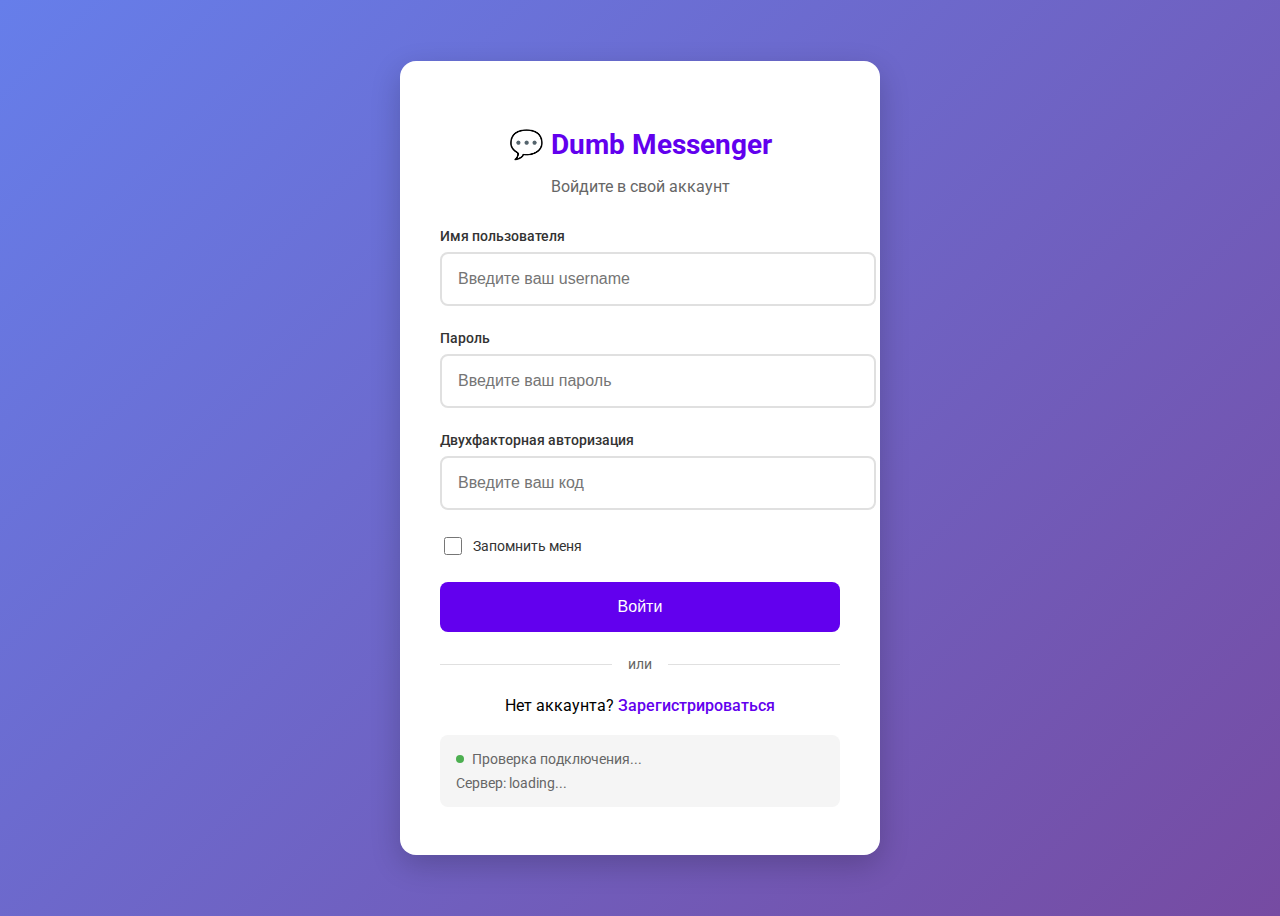
<file: src/index.html>
<!DOCTYPE html>
<html lang="ru">
<head>
  <meta charset="UTF-8">
  <meta name="viewport" content="width=device-width, initial-scale=1.0">
  <title>Dumb Messenger - Вход</title>
  <link href="https://fonts.googleapis.com/icon?family=Material+Icons" rel="stylesheet">
  <link href="https://fonts.googleapis.com/css2?family=Roboto:wght@300;400;500;700&display=swap" rel="stylesheet">
  <link rel="stylesheet" href="styles.css">
</head>
<body>
<div class="login-container">
  <div class="logo">
    <h1>💬 Dumb Messenger</h1>
    <p>Войдите в свой аккаунт</p>
  </div>

  <form id="loginForm">
    <div class="input-group">
      <label class="input-label">Имя пользователя</label>
      <input type="text" class="text-field" id="username" placeholder="Введите ваш username" required>
      <div class="error-message" id="usernameError">Пожалуйста, введите имя пользователя</div>
    </div>

    <div class="input-group">
      <label class="input-label">Пароль</label>
      <input type="password" class="text-field" id="password" placeholder="Введите ваш пароль" required>
      <div class="error-message" id="passwordError">Пожалуйста, введите пароль</div>
    </div>

    <div class="input-group">
      <label class="input-label">Двухфакторная авторизация</label>
      <input type="password" class="text-field" id="twoFactor" placeholder="Введите ваш код" required>
      <div class="error-message" id="twoFactorError">Пожалуйста, введите код двухфакторной аутентификации</div>
    </div>

    <div class="checkbox-group">
      <input type="checkbox" class="checkbox" id="rememberMe">
      <label class="checkbox-label" for="rememberMe">Запомнить меня</label>
    </div>

    <button type="submit" class="login-button" id="loginButton">
      <span>Войти</span>
    </button>
  </form>

  <div class="divider">
    <span>или</span>
  </div>

  <div class="register-link">
    Нет аккаунта? <a href="register.html" id="registerLink">Зарегистрироваться</a>
  </div>

  <div class="server-info">
    <div class="server-status">
      <div class="status-dot" id="statusDot"></div>
      <span id="serverStatus">Проверка подключения...</span>
    </div>
    <div id="serverAddress">Сервер: loading...</div>
  </div>
</div>
<script src="main.js"></script>
</body>
</html>
</file>
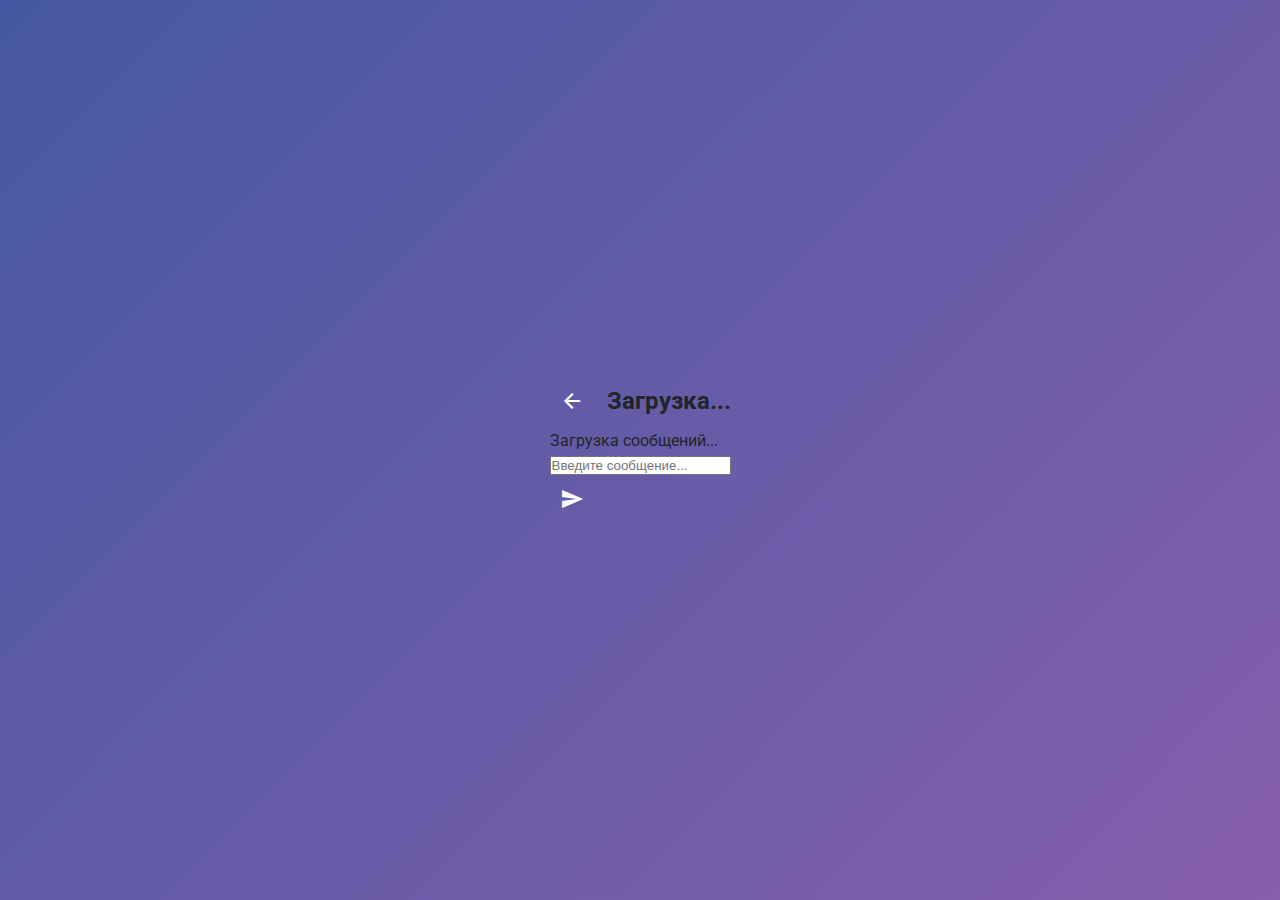
<file: src/chat.html>
<!DOCTYPE html>
<html lang="ru">
<head>
    <meta charset="UTF-8">
    <title>Dumb Messenger - Чат</title>
    <link href="https://fonts.googleapis.com/icon?family=Material+Icons" rel="stylesheet">
    <link href="https://fonts.googleapis.com/css2?family=Roboto:wght@300;400;500;700&display=swap" rel="stylesheet">
    <link rel="stylesheet" href="styles.css">
    <link rel="stylesheet" href="chats.css">
</head>
<body>
<div class="chat-app-container">
    <header class="chat-header">
        <button id="backButton" class="icon-button">
            <span class="material-icons">arrow_back</span>
        </button>
        <h2 id="chatTitle">Загрузка...</h2>
    </header>

    <main class="chat-main">
        <div id="messagesList" class="messages-list">
            <div class="loading">Загрузка сообщений...</div>
        </div>
    </main>

    <footer class="chat-footer">
        <input type="text" id="messageInput" placeholder="Введите сообщение..." class="chat-input">
        <button id="sendButton" class="icon-button">
            <span class="material-icons">send</span>
        </button>
    </footer>
</div>

<script src="chat.js"></script>
</body>
</html>
</file>
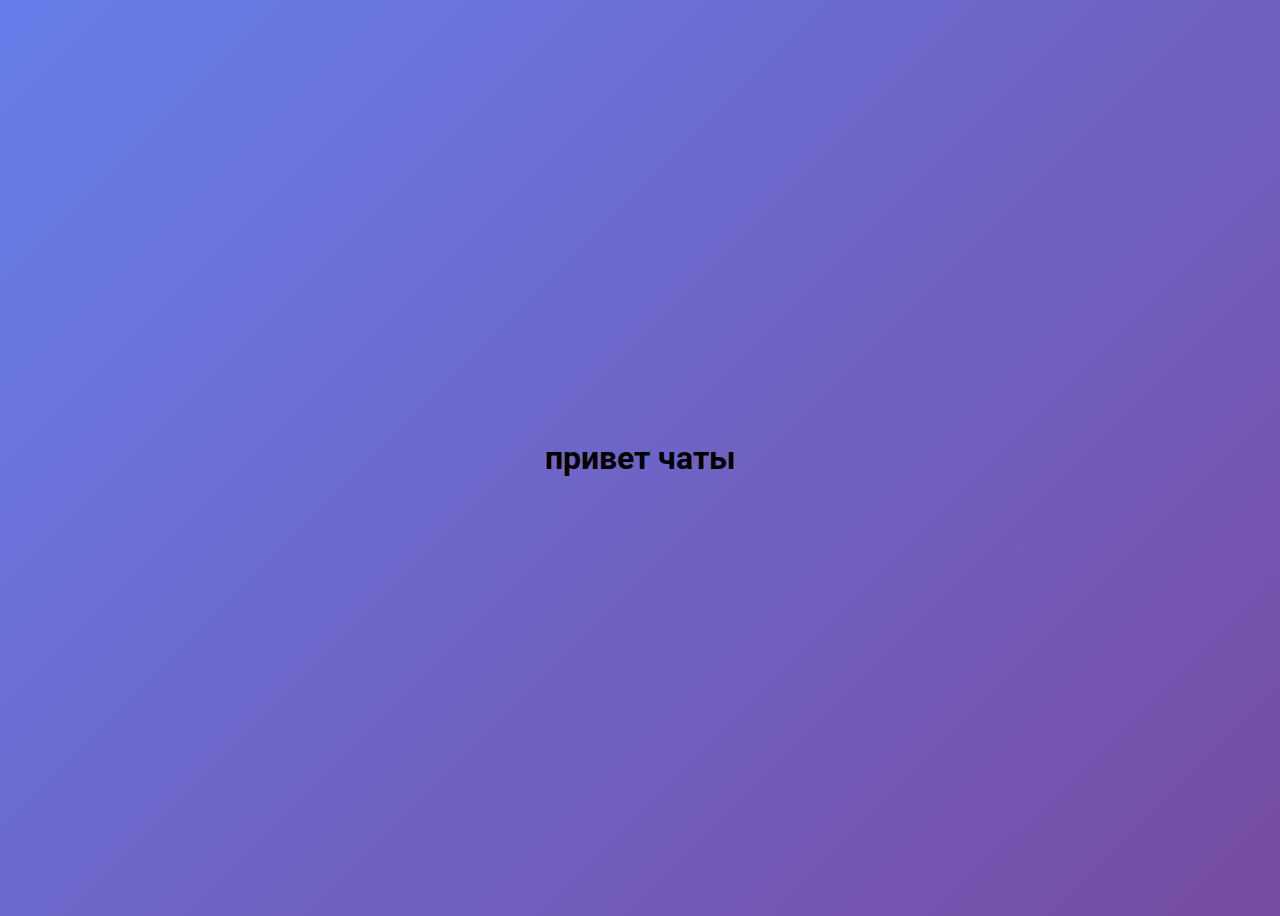
<file: src/chats.html>
<html lang="ru">
<head>
    <meta charset="UTF-8">
    <meta name="viewport" content="width=device-width, initial-scale=1.0">
    <title>Dumb Messenger - Чаты</title>
    <link href="https://fonts.googleapis.com/icon?family=Material+Icons" rel="stylesheet">
    <link href="https://fonts.googleapis.com/css2?family=Roboto:wght@300;400;500;700&display=swap" rel="stylesheet">
    <link rel="stylesheet" href="styles.css">
</head>
<body>
<h1>привет чаты</h1>
</body>
</html>
</file>
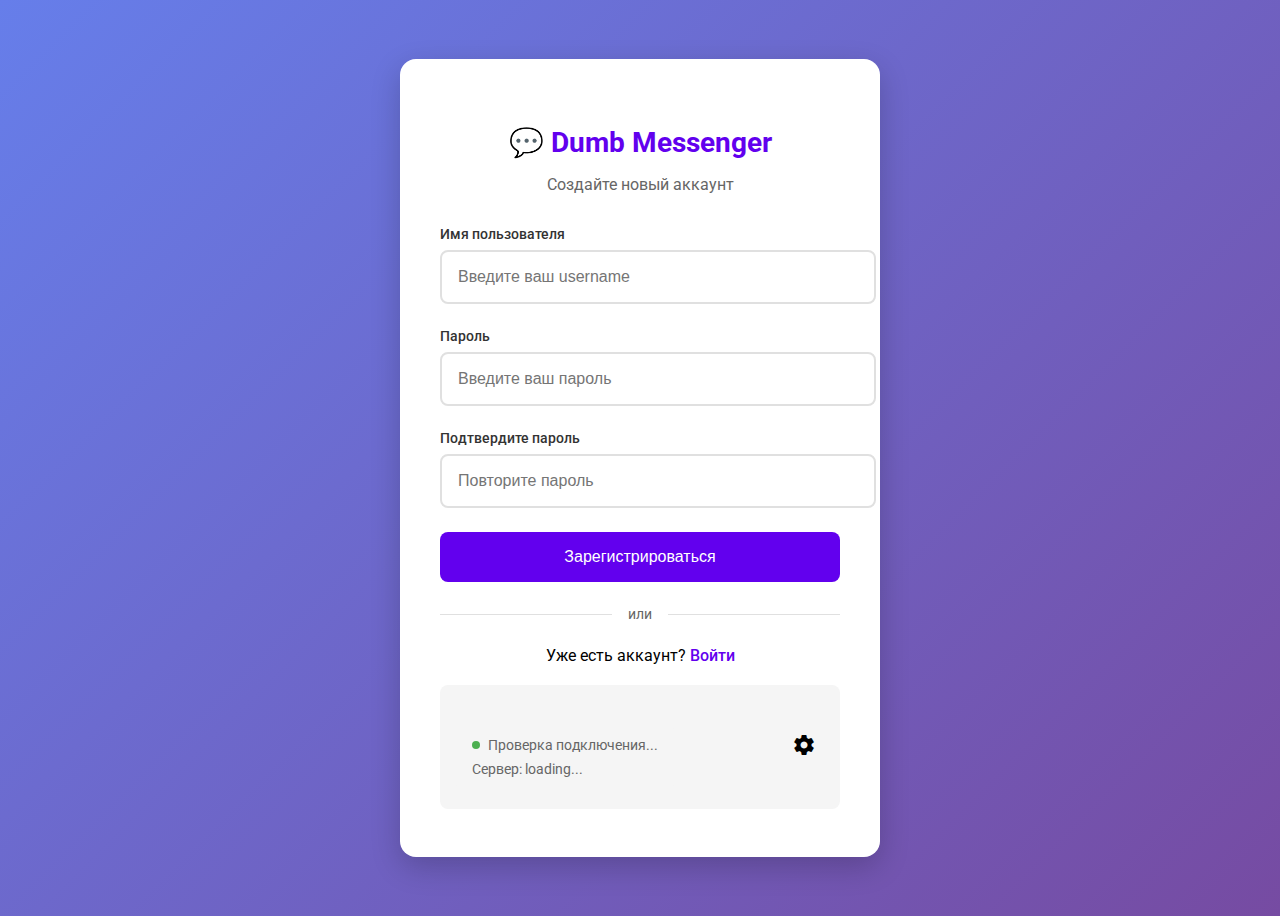
<file: src/register.html>
<!DOCTYPE html>
<html lang="ru">
<head>
    <meta charset="UTF-8">
    <meta name="viewport" content="width=device-width, initial-scale=1.0">
    <title>Dumb Messenger - Регистрация</title>
    <link href="https://fonts.googleapis.com/icon?family=Material+Icons" rel="stylesheet">
    <link href="https://fonts.googleapis.com/css2?family=Roboto:wght@300;400;500;700&display=swap" rel="stylesheet">
    <link rel="stylesheet" href="styles.css">
</head>
<body>
<div class="login-container">
  <div class="logo">
    <h1>💬 Dumb Messenger</h1>
    <p>Создайте новый аккаунт</p>
  </div>

  <form id="registerForm">
    <div class="input-group">
      <label class="input-label">Имя пользователя</label>
      <input type="text" class="text-field" id="username" placeholder="Введите ваш username" required>
      <div class="error-message" id="usernameError">Пожалуйста, введите имя пользователя</div>
    </div>

    <div class="input-group">
      <label class="input-label">Пароль</label>
      <input type="password" class="text-field" id="password" placeholder="Введите ваш пароль" required>
      <div class="error-message" id="passwordError">Пожалуйста, введите пароль</div>
    </div>

    <div class="input-group">
      <label class="input-label">Подтвердите пароль</label>
      <input type="password" class="text-field" id="confirmPassword" placeholder="Повторите пароль" required>
      <div class="error-message" id="confirmPasswordError">Пароли не совпадают</div>
    </div>

    <button type="submit" class="login-button" id="registerButton">
      <span>Зарегистрироваться</span>
    </button>
  </form>

  <div class="divider">
    <span>или</span>
  </div>

  <div class="register-link">
    Уже есть аккаунт? <a href="index.html" id="loginLink">Войти</a>
  </div>

  <div class="server-settings">
    <div class="server-info">
      <div class="server-status">
        <div class="status-dot" id="statusDot"></div>
        <span id="serverStatus">Проверка подключения...</span>
      </div>
      <div id="serverAddress">Сервер: loading...</div>
    </div>
    <button class="settings-button" id="settingsButton">
      <span class="material-icons">settings</span>
    </button>
  </div>
</div>

<div class="modal" id="settingsModal">
  <div class="modal-content">
    <div class="modal-header">
      <h3>Настройки</h3>
      <button class="close-button" id="closeModal">&times;</button>
    </div>
    <div class="modal-body">
      <div class="input-group">
        <label class="input-label">URL сервера</label>
        <input type="text" class="text-field" id="serverUrlInput" placeholder="http://localhost:8000">
      </div>
      <div class="input-group">
        <label class="input-label">Тема</label>
        <select class="text-field" id="themeSelect">
          <option value="light">Светлая</option>
          <option value="dark">Тёмная</option>
        </select>
      </div>
    </div>
    <div class="modal-footer">
      <button class="login-button" id="saveSettings">Сохранить</button>
    </div>
  </div>
</div>

<script src="register.js" type="module"></script>
</body>
</html>
</file>
<file: src/styles.css>
{
    margin: 0;
    padding: 0;
    box-sizing: border-box;
}

body {
    font-family: 'Roboto', sans-serif;
    background: linear-gradient(135deg, #667eea 0%, #764ba2 100%);
    height: 100vh;
    display: flex;
    align-items: center;
    justify-content: center;
}

.login-container {
    background: white;
    border-radius: 16px;
    padding: 48px 40px;
    width: 100%;
    max-width: 400px;
    box-shadow: 0 10px 30px rgba(0, 0, 0, 0.2);
    animation: slideUp 0.5s ease-out;
}

@keyframes slideUp {
    from {
        opacity: 0;
        transform: translateY(30px);
    }
    to {
        opacity: 1;
        transform: translateY(0);
    }
}

.logo {
    text-align: center;
    margin-bottom: 32px;
}

.logo h1 {
    color: #6200ee;
    font-size: 28px;
    font-weight: 700;
    margin-bottom: 8px;
}

.logo p {
    color: #666;
    font-size: 16px;
}

.input-group {
    margin-bottom: 24px;
    position: relative;
}

.input-label {
    display: block;
    margin-bottom: 8px;
    color: #333;
    font-weight: 500;
    font-size: 14px;
}

.text-field {
    width: 100%;
    padding: 16px;
    border: 2px solid #e0e0e0;
    border-radius: 8px;
    font-size: 16px;
    transition: all 0.3s ease;
    outline: none;
}

.text-field:focus {
    border-color: #6200ee;
    box-shadow: 0 0 0 3px rgba(98, 0, 238, 0.1);
}

.text-field.error {
    border-color: #d32f2f;
}

.error-message {
    color: #d32f2f;
    font-size: 12px;
    margin-top: 4px;
    display: none;
}

.checkbox-group {
    display: flex;
    align-items: center;
    margin-bottom: 24px;
    gap: 8px;
}

.checkbox {
    width: 18px;
    height: 18px;
    accent-color: #6200ee;
}

.checkbox-label {
    color: #333;
    font-size: 14px;
    cursor: pointer;
}

.login-button {
    width: 100%;
    background: #6200ee;
    color: white;
    border: none;
    border-radius: 8px;
    padding: 16px;
    font-size: 16px;
    font-weight: 500;
    cursor: pointer;
    transition: background 0.3s ease;
    display: flex;
    align-items: center;
    justify-content: center;
    gap: 8px;
}

.login-button:hover {
    background: #3700b3;
}

.login-button:disabled {
    background: #ccc;
    cursor: not-allowed;
}

.login-button.loading {
    background: #3700b3;
}

.spinner {
    width: 18px;
    height: 18px;
    border: 2px solid transparent;
    border-top: 2px solid white;
    border-radius: 50%;
    animation: spin 1s linear infinite;
}

@keyframes spin {
    0% { transform: rotate(0deg); }
    100% { transform: rotate(360deg); }
}

.divider {
    margin: 24px 0;
    text-align: center;
    position: relative;
    color: #666;
    font-size: 14px;
}

.divider::before {
    content: '';
    position: absolute;
    top: 50%;
    left: 0;
    right: 0;
    height: 1px;
    background: #e0e0e0;
}

.divider span {
    background: white;
    padding: 0 16px;
    position: relative;
}

.register-link {
    text-align: center;
    margin-top: 24px;
}

.register-link a {
    color: #6200ee;
    text-decoration: none;
    font-weight: 500;
}

.register-link a:hover {
    text-decoration: underline;
}

.server-info {
    margin-top: 20px;
    padding: 16px;
    background: #f5f5f5;
    border-radius: 8px;
    font-size: 14px;
    color: #666;
}

.server-status {
    display: flex;
    align-items: center;
    gap: 8px;
    margin-bottom: 8px;
}

.status-dot {
    width: 8px;
    height: 8px;
    border-radius: 50%;
    background: #4caf50;
}

.status-dot.offline {
    background: #f44336;
}

.server-settings {
  display: flex;
  align-items: center;
  justify-content: space-between;
  margin-top: 20px;
  padding: 16px;
  background: #f5f5f5;
  border-radius: 8px;
  font-size: 14px;
  color: #666;
}

.settings-button {
  background: none;
  border: none;
  cursor: pointer;
  padding: 8px;
  border-radius: 50%;
  transition: background 0.3s ease;
}

.settings-button:hover {
  background: #e0e0e0;
}

.modal {
  display: none;
  position: fixed;
  z-index: 1000;
  left: 0;
  top: 0;
  width: 100%;
  height: 100%;
  background-color: rgba(0,0,0,0.5);
  align-items: center;
  justify-content: center;
}

.modal-content {
  background: white;
  border-radius: 16px;
  padding: 24px;
  width: 90%;
  max-width: 400px;
  box-shadow: 0 10px 30px rgba(0, 0, 0, 0.3);
  animation: slideUp 0.3s ease-out;
}

.modal-header {
  display: flex;
  justify-content: space-between;
  align-items: center;
  margin-bottom: 20px;
}

.modal-header h3 {
  color: #333;
  font-size: 20px;
  font-weight: 600;
}

.close-button {
  background: none;
  border: none;
  font-size: 24px;
  cursor: pointer;
  color: #666;
}

.close-button:hover {
  color: #333;
}

.modal-footer {
  margin-top: 20px;
  display: flex;
  justify-content: flex-end;
}

.dark-theme {
  background: linear-gradient(135deg, #2c3e50 0%, #34495e 100%);
}

.dark-theme .login-container {
  background: #2c3e50;
  color: #ecf0f1;
}

.dark-theme .input-label,
.dark-theme .checkbox-label,
.dark-theme .logo p,
.dark-theme .server-info {
  color: #ecf0f1;
}

.dark-theme .text-field {
  background: #34495e;
  border-color: #4a6278;
  color: #ecf0f1;
}

.dark-theme .text-field:focus {
  border-color: #6200ee;
}

.dark-theme .server-settings {
  background: #34495e;
}

.dark-theme .modal-content {
  background: #2c3e50;
  color: #ecf0f1;
}

.dark-theme .modal-header h3 {
  color: #ecf0f1;
}

.dark-theme .divider span {
  background: #2c3e50;
}
</file>
<file: src/chats.css>
:root {
    --primary-color: #6200ee;
    --primary-color-light: rgba(98, 0, 238, 0.1);
    --primary-dark: #3700b3;
    --background-color: #ffffff;
    --surface-color: #f8f9fa;
    --text-color: #212529;
    --text-secondary: #6c757d;
    --border-color: #dee2e6;
    --border-light: #e9ecef;
    --hover-color: rgba(0, 0, 0, 0.04);
    --active-color: rgba(0, 0, 0, 0.08);
    --error-color: #dc3545;
    --success-color: #28a745;
    --warning-color: #ffc107;
    --shadow: 0 2px 12px rgba(0, 0, 0, 0.08);
    --shadow-hover: 0 4px 20px rgba(0, 0, 0, 0.12);
    --radius: 12px;
    --radius-sm: 8px;
}

[data-theme="dark"] {
    --primary-color: #8e6dfd;
    --primary-dark: #7a5ae8;
    --primary-color-light: rgba(142, 109, 253, 0.15);
    --background-color: #1a1d28;
    --surface-color: #2b2f3a;
    --text-color: #f8f9fa;
    --text-secondary: #adb5bd;
    --border-color: #3a3f4b;
    --border-light: #4a4f5b;
    --hover-color: rgba(255, 255, 255, 0.05);
    --active-color: rgba(255, 255, 255, 0.1);
    --shadow: 0 2px 12px rgba(0, 0, 0, 0.3);
    --shadow-hover: 0 4px 20px rgba(0, 0, 0, 0.4);
}

* {
    box-sizing: border-box;
    margin: 0;
    padding: 0;
}

body {
    font-family: 'Roboto', -apple-system, BlinkMacSystemFont, 'Segoe UI', sans-serif;
    background: linear-gradient(135deg, #4658a3 0%, #865fac 100%);
    color: var(--text-color);
    height: 100vh;
    display: flex;
    align-items: center;
    justify-content: center;
    line-height: 1.5;
}

.app-container {
    background: var(--background-color);
    border-radius: var(--radius);
    box-shadow: var(--shadow);
    width: 95%;
    max-width: 400px;
    height: 90vh;
    display: flex;
    flex-direction: column;
    overflow: hidden;
    animation: slideUp 0.4s cubic-bezier(0.25, 0.46, 0.45, 0.94);
    transition: all 0.3s ease;
}

.app-container:hover {
    box-shadow: var(--shadow-hover);
}

.app-header {
    background: var(--primary-color);
    color: white;
    display: flex;
    justify-content: space-between;
    align-items: center;
    padding: 20px 24px;
    position: relative;
    overflow: hidden;
}

.app-header::before {
    content: '';
    position: absolute;
    top: -50%;
    left: -50%;
    width: 200%;
    height: 200%;
    background: linear-gradient(45deg, transparent, rgba(255,255,255,0.1), transparent);
    transform: rotate(45deg);
    animation: shimmer 3s infinite;
}

@keyframes shimmer {
    0% { transform: translateX(-100%) translateY(-100%) rotate(45deg); }
    100% { transform: translateX(100%) translateY(100%) rotate(45deg); }
}

.app-header h1 {
    font-size: 1.4rem;
    font-weight: 600;
    display: flex;
    align-items: center;
    gap: 10px;
    position: relative;
    z-index: 1;
}

.app-header .logo-icon {
    font-size: 1.6rem;
}

.header-actions {
    display: flex;
    gap: 8px;
    position: relative;
    z-index: 1;
}

.icon-button {
    background: transparent;
    border: none;
    color: white;
    cursor: pointer;
    padding: 10px;
    border-radius: 50%;
    transition: all 0.2s ease;
    display: flex;
    align-items: center;
    justify-content: center;
    position: relative;
}

.icon-button:hover {
    background: rgba(255, 255, 255, 0.15);
    transform: scale(1.05);
}

.icon-button:active {
    transform: scale(0.95);
}

.icon-button .badge {
    position: absolute;
    top: 6px;
    right: 6px;
    background: var(--error-color);
    color: white;
    border-radius: 10px;
    padding: 2px 6px;
    font-size: 0.7rem;
    min-width: 18px;
    height: 18px;
    display: flex;
    align-items: center;
    justify-content: center;
}

.main-content {
    flex: 1;
    background: var(--surface-color);
    display: flex;
    flex-direction: column;
    overflow: hidden;
}

.chats-container {
    display: flex;
    flex-direction: column;
    height: 100%;
}

.chats-header {
    background: var(--background-color);
    padding: 24px 20px 20px;
    border-bottom: 1px solid var(--border-light);
    position: sticky;
    top: 0;
    z-index: 10;
}

.chats-header h2 {
    margin-bottom: 16px;
    font-weight: 600;
    font-size: 1.3rem;
    color: var(--text-color);
    display: flex;
    align-items: center;
    gap: 8px;
}

.search-container {
    position: relative;
    margin-bottom: 8px;
}

.search-input-wrapper {
    display: flex;
    align-items: center;
    position: relative;
    background: var(--surface-color);
    border-radius: var(--radius-sm);
    border: 1px solid var(--border-color);
    transition: all 0.3s ease;
}

.search-input-wrapper:focus-within {
    border-color: var(--primary-color);
    box-shadow: 0 0 0 3px var(--primary-color-light);
}

.search-icon {
    position: absolute;
    left: 14px;
    color: var(--text-secondary);
    pointer-events: none;
    transition: color 0.3s ease;
}

.search-input-wrapper:focus-within .search-icon {
    color: var(--primary-color);
}

.search-input {
    width: 100%;
    padding: 14px 44px 14px 42px;
    border: none;
    background: transparent;
    color: var(--text-color);
    font-size: 0.95rem;
    outline: none;
    border-radius: var(--radius-sm);
}

.search-input::placeholder {
    color: var(--text-secondary);
}

.clear-search {
    position: absolute;
    right: 10px;
    background: none;
    border: none;
    color: var(--text-secondary);
    cursor: pointer;
    padding: 6px;
    border-radius: 50%;
    display: flex;
    align-items: center;
    justify-content: center;
    transition: all 0.2s ease;
    opacity: 0;
    transform: scale(0.8);
}

.clear-search.visible {
    opacity: 1;
    transform: scale(1);
}

.clear-search:hover {
    background: var(--hover-color);
    color: var(--text-color);
}

.input-hint {
    font-size: 0.8rem;
    color: var(--text-secondary);
    margin-top: 6px;
    padding: 0 4px;
}

.chats-list {
    flex: 1;
    overflow-y: auto;
    background: var(--background-color);
    padding: 8px 0;
}

.chats-list::-webkit-scrollbar {
    width: 6px;
}

.chats-list::-webkit-scrollbar-track {
    background: transparent;
}

.chats-list::-webkit-scrollbar-thumb {
    background: var(--border-color);
    border-radius: 3px;
}

.chats-list::-webkit-scrollbar-thumb:hover {
    background: var(--text-secondary);
}

.empty-state, .loading-state, .error-state {
    display: flex;
    flex-direction: column;
    align-items: center;
    justify-content: center;
    padding: 60px 20px;
    text-align: center;
    color: var(--text-secondary);
}

.empty-state .material-icons, .error-state .material-icons {
    font-size: 3.5rem;
    margin-bottom: 20px;
    opacity: 0.4;
}

.error-state .material-icons {
    color: var(--error-color);
    opacity: 0.7;
}

.loading-state .spinner {
    margin-bottom: 20px;
}

.spinner.small {
    width: 20px;
    height: 20px;
    border: 2px solid transparent;
    border-top: 2px solid var(--primary-color);
    border-radius: 50%;
    animation: spin 1s linear infinite;
}

@keyframes spin {
    0% { transform: rotate(0deg); }
    100% { transform: rotate(360deg); }
}

.chat-item {
    display: flex;
    align-items: center;
    padding: 16px 20px;
    border-bottom: 1px solid var(--border-light);
    cursor: pointer;
    transition: all 0.3s ease;
    position: relative;
    overflow: hidden;
}

.chat-item::before {
    content: '';
    position: absolute;
    left: 0;
    top: 0;
    height: 100%;
    width: 0;
    background: var(--primary-color);
    transition: width 0.3s ease;
}

.chat-item:hover {
    background: var(--hover-color);
}

.chat-item:hover::before {
    width: 3px;
}

.chat-item:active {
    background: var(--active-color);
}

.chat-item.active {
    background: var(--primary-color-light);
}

.chat-item.active::before {
    width: 3px;
}

.chat-item.unread {
    background: var(--primary-color-light);
}

.chat-avatar {
    width: 52px;
    height: 52px;
    border-radius: 50%;
    display: flex;
    align-items: center;
    justify-content: center;
    color: white;
    margin-right: 16px;
    flex-shrink: 0;
    font-weight: 600;
    font-size: 1.1rem;
    position: relative;
    box-shadow: 0 2px 8px rgba(0, 0, 0, 0.15);
    transition: transform 0.2s ease;
}

.chat-item:hover .chat-avatar {
    transform: scale(1.05);
}

.chat-avatar.color-1 { background: linear-gradient(135deg, #667eea 0%, #764ba2 100%); }
.chat-avatar.color-2 { background: linear-gradient(135deg, #f093fb 0%, #f5576c 100%); }
.chat-avatar.color-3 { background: linear-gradient(135deg, #4facfe 0%, #00f2fe 100%); }
.chat-avatar.color-4 { background: linear-gradient(135deg, #43e97b 0%, #38f9d7 100%); }
.chat-avatar.color-5 { background: linear-gradient(135deg, #fa709a 0%, #fee140 100%); }

.chat-avatar.online::after {
    content: '';
    position: absolute;
    bottom: 2px;
    right: 2px;
    width: 12px;
    height: 12px;
    background: var(--success-color);
    border: 2px solid var(--background-color);
    border-radius: 50%;
}

.chat-content {
    flex: 1;
    min-width: 0;
}

.chat-header {
    display: flex;
    justify-content: space-between;
    align-items: center;
    margin-bottom: 6px;
}

.chat-name {
    font-weight: 600;
    font-size: 0.95rem;
    color: var(--text-color);
    overflow: hidden;
    text-overflow: ellipsis;
    white-space: nowrap;
    flex: 1;
}

.chat-time {
    font-size: 0.75rem;
    color: var(--text-secondary);
    flex-shrink: 0;
    margin-left: 8px;
    font-weight: 500;
}

.chat-preview {
    display: flex;
    justify-content: space-between;
    align-items: center;
}

.last-message {
    font-size: 0.85rem;
    color: var(--text-secondary);
    overflow: hidden;
    text-overflow: ellipsis;
    white-space: nowrap;
    flex: 1;
}

.last-message.typing {
    color: var(--primary-color);
    font-style: italic;
}

.unread-badge {
    background: var(--primary-color);
    color: white;
    border-radius: 12px;
    padding: 4px 10px;
    font-size: 0.75rem;
    font-weight: 600;
    min-width: 22px;
    height: 22px;
    text-align: center;
    margin-left: 8px;
    flex-shrink: 0;
    display: flex;
    align-items: center;
    justify-content: center;
}

.fab {
    position: fixed;
    bottom: 30px;
    right: 30px;
    width: 56px;
    height: 56px;
    background: var(--primary-color);
    color: white;
    border: none;
    border-radius: 50%;
    cursor: pointer;
    box-shadow: 0 4px 20px rgba(98, 0, 238, 0.3);
    display: flex;
    align-items: center;
    justify-content: center;
    transition: all 0.3s ease;
    z-index: 1000;
}

.fab:hover {
    background: var(--primary-dark);
    transform: scale(1.1);
    box-shadow: 0 6px 25px rgba(98, 0, 238, 0.4);
}

.fab:active {
    transform: scale(0.95);
}

.modal {
    display: none;
    position: fixed;
    inset: 0;
    background-color: rgba(0, 0, 0, 0.5);
    justify-content: center;
    align-items: center;
    z-index: 1000;
    backdrop-filter: blur(4px);
}

.modal-content {
    background: var(--background-color);
    border-radius: var(--radius);
    padding: 28px;
    width: 90%;
    max-width: 420px;
    box-shadow: var(--shadow-hover);
    animation: modalSlideUp 0.3s cubic-bezier(0.25, 0.46, 0.45, 0.94);
}

@keyframes modalSlideUp {
    from {
        opacity: 0;
        transform: translateY(30px) scale(0.95);
    }
    to {
        opacity: 1;
        transform: translateY(0) scale(1);
    }
}

.modal-header {
    display: flex;
    justify-content: space-between;
    align-items: center;
    margin-bottom: 20px;
}

.modal-header h3 {
    font-size: 1.3rem;
    font-weight: 600;
    color: var(--text-color);
}

.close-button {
    background: none;
    border: none;
    font-size: 1.5rem;
    cursor: pointer;
    color: var(--text-secondary);
    padding: 4px;
    border-radius: 50%;
    transition: all 0.2s ease;
}

.close-button:hover {
    background: var(--hover-color);
    color: var(--text-color);
}

.modal-body {
    margin-bottom: 24px;
}

.modal-footer {
    display: flex;
    justify-content: flex-end;
    gap: 12px;
}

.secondary-button, .primary-button {
    border: none;
    border-radius: var(--radius-sm);
    padding: 12px 24px;
    cursor: pointer;
    font-weight: 500;
    font-size: 0.9rem;
    transition: all 0.2s ease;
    min-width: 80px;
}

.secondary-button {
    background: var(--surface-color);
    color: var(--text-color);
    border: 1px solid var(--border-color);
}

.secondary-button:hover {
    background: var(--hover-color);
    border-color: var(--text-secondary);
}

.primary-button {
    background: var(--primary-color);
    color: white;
}

.primary-button:hover {
    background: var(--primary-dark);
    transform: translateY(-1px);
}

.primary-button:active {
    transform: translateY(0);
}

@keyframes slideUp {
    from {
        opacity: 0;
        transform: translateY(30px);
    }
    to {
        opacity: 1;
        transform: translateY(0);
    }
}

@keyframes fadeIn {
    from { 
        opacity: 0; 
        transform: translateY(10px); 
    }
    to { 
        opacity: 1; 
        transform: translateY(0); 
    }
}

.chat-item {
    animation: fadeIn 0.4s ease;
}

.chat-item:nth-child(odd) {
    animation-delay: 0.05s;
}

.chat-item:nth-child(even) {
    animation-delay: 0.1s;
}

@media (max-width: 480px) {
    .app-container {
        width: 100%;
        height: 100vh;
        border-radius: 0;
        max-width: none;
    }
    
    .chats-header {
        padding: 20px 16px 16px;
    }
    
    .chat-item {
        padding: 14px 16px;
    }
    
    .chat-avatar {
        width: 48px;
        height: 48px;
        margin-right: 14px;
    }
    
    .fab {
        bottom: 20px;
        right: 20px;
    }
}

[data-theme="dark"] .app-container {
    border: 1px solid var(--border-color);
}

[data-theme="dark"] .search-input-wrapper {
    background: var(--surface-color);
}

[data-theme="dark"] .chats-list::-webkit-scrollbar-thumb {
    background: var(--border-light);
}

[data-theme="dark"] .chats-list::-webkit-scrollbar-thumb:hover {
    background: var(--text-secondary);
}

.skeleton {
    background: linear-gradient(90deg, var(--hover-color) 25%, var(--active-color) 50%, var(--hover-color) 75%);
    background-size: 200% 100%;
    animation: loading 1.5s infinite;
    border-radius: 4px;
}

@keyframes loading {
    0% { background-position: 200% 0; }
    100% { background-position: -200% 0; }
}

.skeleton-avatar {
    width: 52px;
    height: 52px;
    border-radius: 50%;
    margin-right: 16px;
    flex-shrink: 0;
}

.skeleton-text {
    height: 12px;
    margin-bottom: 8px;
    border-radius: 6px;
}

.skeleton-text.short {
    width: 60%;
}

.skeleton-text.medium {
    width: 80%;
}

.skeleton-content {
    flex: 1;
    min-width: 0;
}
</file>
